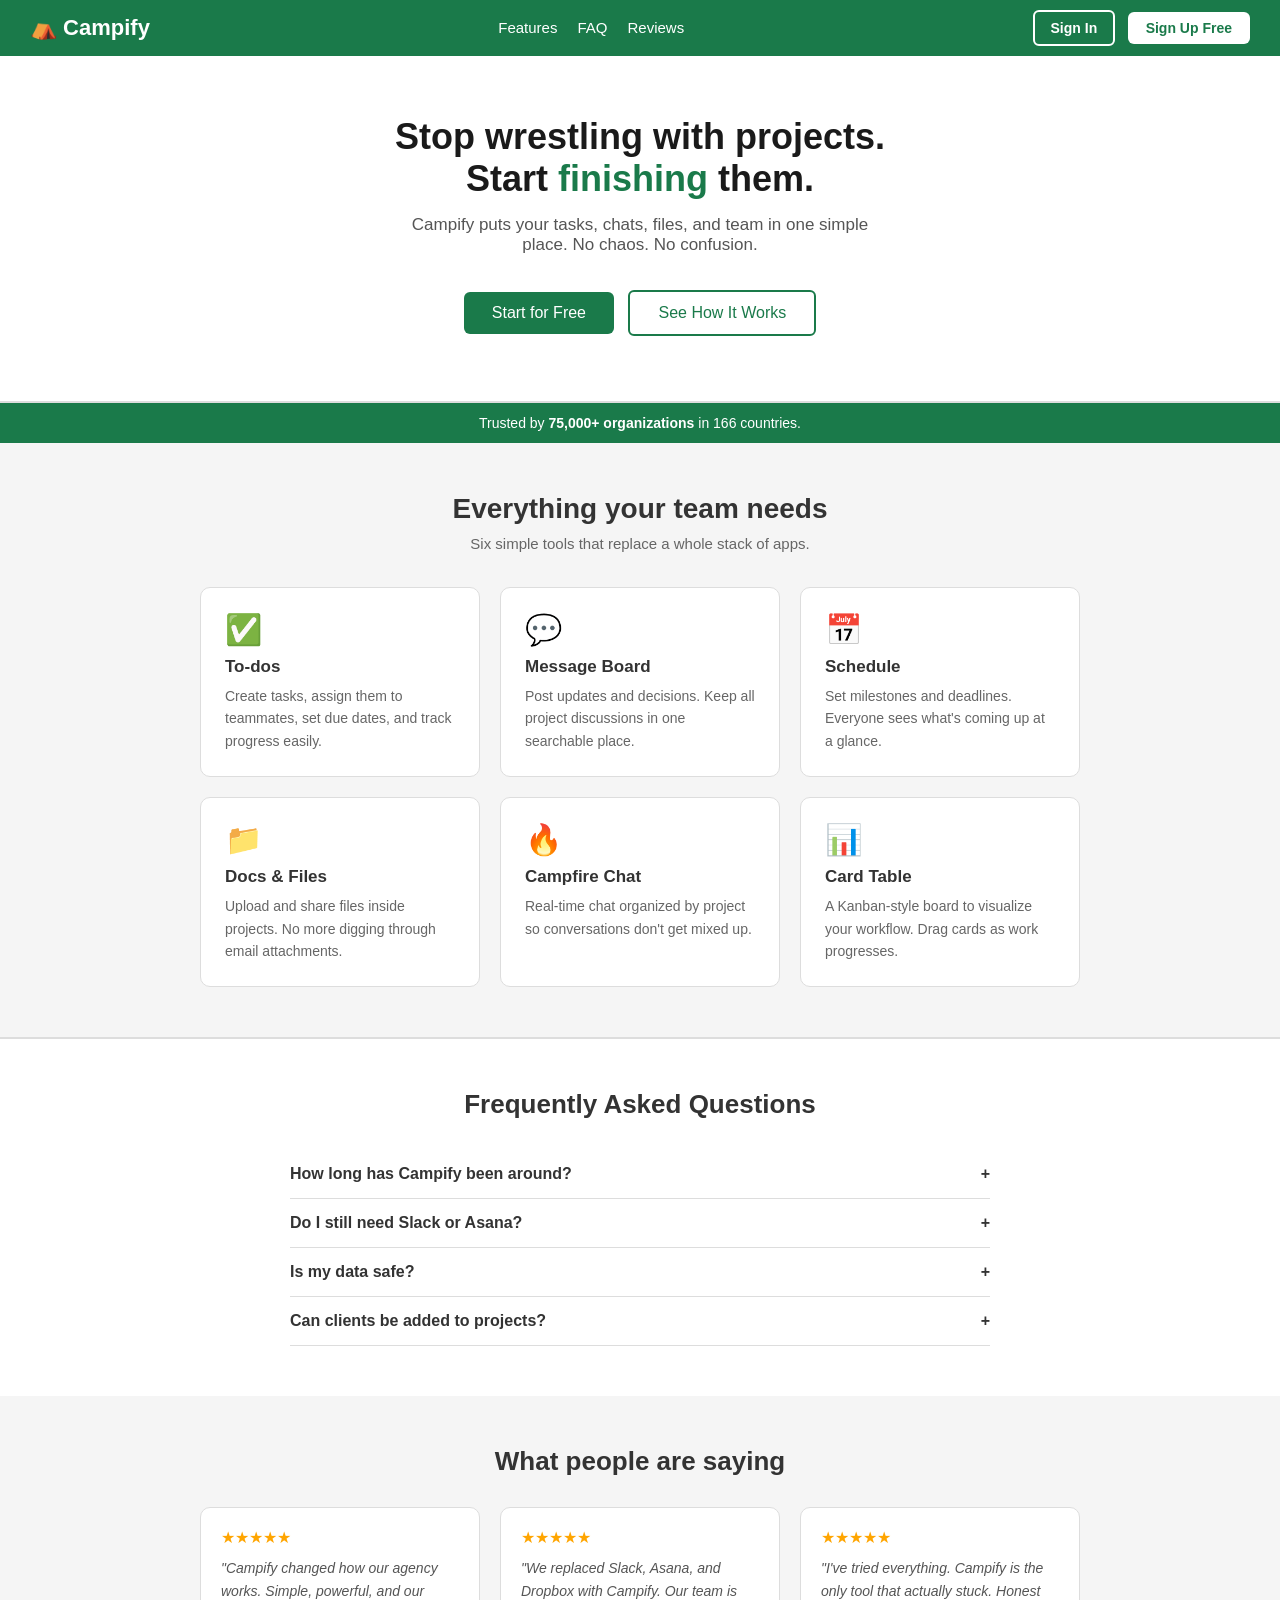
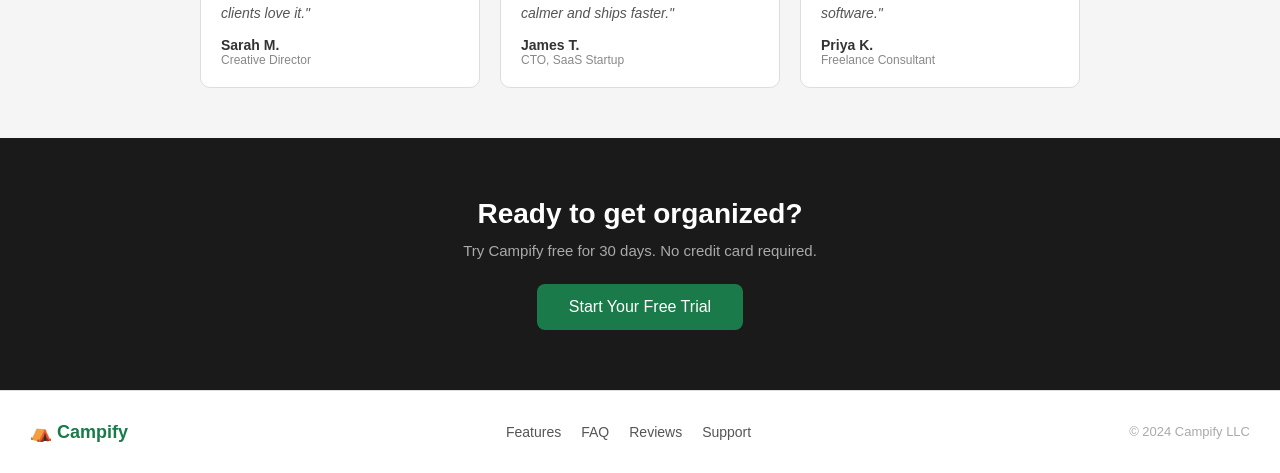
<file: index.html>
<!doctype html>
<html lang="en">
  <head>
    <meta charset="UTF-8" />
    <meta name="viewport" content="width=device-width, initial-scale=1.0" />
    <title>Campify - Project Management</title>

    <style>
      * {
        margin: 0;
        padding: 0;
        box-sizing: border-box;
      }

      body {
        font-family: Arial, sans-serif;
        background-color: #f5f5f5;
        color: #333;
      }

      /* --- NAVBAR --- */
      nav {
        background-color: #1a7a4a;
        padding: 15px 30px;
        display: flex;
        justify-content: space-between;
        align-items: center;
      }

      nav .logo {
        color: white;
        font-size: 22px;
        font-weight: bold;
        text-decoration: none;
      }

      nav ul {
        list-style: none;
        display: flex;
        gap: 20px;
      }

      nav ul li a {
        color: white;
        text-decoration: none;
        font-size: 15px;
      }

      nav ul li a:hover {
        text-decoration: underline;
      }

      nav .signin-btn {
        background-color: transparent;
        color: white;
        padding: 8px 16px;
        border: 2px solid white;
        border-radius: 6px;
        font-size: 14px;
        font-weight: bold;
        cursor: pointer;
        margin-right: 8px;
        text-decoration: none;
      }

      nav .signin-btn:hover {
        background-color: rgba(255, 255, 255, 0.15);
      }

      nav .signup-btn {
        background-color: white;
        color: #1a7a4a;
        padding: 8px 18px;
        border: none;
        border-radius: 6px;
        font-size: 14px;
        font-weight: bold;
        cursor: pointer;
        text-decoration: none;
      }

      nav .signup-btn:hover {
        background-color: #e0ffe0;
      }

      /* --- HERO --- */
      .hero {
        background-color: #ffffff;
        text-align: center;
        padding: 60px 20px;
        border-bottom: 2px solid #ddd;
      }

      .hero h1 {
        font-size: 36px;
        margin-bottom: 15px;
        color: #1a1a1a;
      }

      .hero h1 span {
        color: #1a7a4a;
      }

      .hero p {
        font-size: 17px;
        color: #555;
        margin-bottom: 30px;
        max-width: 500px;
        margin-left: auto;
        margin-right: auto;
      }

      .hero .hero-btn {
        background-color: #1a7a4a;
        color: white;
        padding: 12px 28px;
        border: none;
        border-radius: 6px;
        font-size: 16px;
        cursor: pointer;
        margin: 5px;
        text-decoration: none;
        display: inline-block;
      }

      .hero .hero-btn:hover {
        background-color: #155e38;
      }

      .hero .outline-btn {
        background-color: white;
        color: #1a7a4a;
        padding: 12px 28px;
        border: 2px solid #1a7a4a;
        border-radius: 6px;
        font-size: 16px;
        cursor: pointer;
        margin: 5px;
        display: inline-block;
        text-decoration: none;
      }

      .hero .outline-btn:hover {
        background-color: #e6f4ec;
      }

      /* --- TRUST BAR --- */
      .trust-bar {
        background-color: #1a7a4a;
        color: white;
        text-align: center;
        padding: 12px;
        font-size: 14px;
      }

      /* --- FEATURES --- */
      .features {
        padding: 50px 30px;
        max-width: 1000px;
        margin: 0 auto;
      }

      .features h2 {
        text-align: center;
        font-size: 28px;
        margin-bottom: 10px;
      }

      .features .subtitle {
        text-align: center;
        color: #666;
        margin-bottom: 35px;
        font-size: 15px;
      }

      .features-grid {
        display: flex;
        flex-wrap: wrap;
        gap: 20px;
        justify-content: center;
      }

      .feature-card {
        background-color: white;
        border: 1px solid #ddd;
        border-radius: 10px;
        padding: 24px;
        width: 280px;
      }

      .feature-card .icon {
        font-size: 30px;
        margin-bottom: 10px;
      }

      .feature-card h3 {
        font-size: 17px;
        margin-bottom: 8px;
      }

      .feature-card p {
        font-size: 14px;
        color: #666;
        line-height: 1.6;
      }

      /* --- FAQ --- */
      .faq-section {
        background-color: white;
        padding: 50px 30px;
        border-top: 2px solid #ddd;
      }

      .faq-section h2 {
        text-align: center;
        font-size: 26px;
        margin-bottom: 30px;
      }

      .faq-list {
        max-width: 700px;
        margin: 0 auto;
      }

      .faq-item {
        border-bottom: 1px solid #ddd;
        padding: 15px 0;
      }

      .faq-item .faq-question {
        font-size: 16px;
        font-weight: bold;
        cursor: pointer;
        display: flex;
        justify-content: space-between;
        align-items: center;
      }

      .faq-item .faq-question:hover {
        color: #1a7a4a;
      }

      .faq-item .faq-answer {
        display: none;
        margin-top: 10px;
        font-size: 14px;
        color: #555;
        line-height: 1.7;
      }

      /* --- TESTIMONIALS --- */
      .testimonials {
        padding: 50px 30px;
        max-width: 1000px;
        margin: 0 auto;
      }

      .testimonials h2 {
        text-align: center;
        font-size: 26px;
        margin-bottom: 30px;
      }

      .testimonials-grid {
        display: flex;
        flex-wrap: wrap;
        gap: 20px;
        justify-content: center;
      }

      .testimonial-card {
        background-color: white;
        border: 1px solid #ddd;
        border-radius: 10px;
        padding: 20px;
        width: 280px;
      }

      .testimonial-card .stars {
        color: orange;
        margin-bottom: 10px;
      }

      .testimonial-card p {
        font-size: 14px;
        color: #555;
        font-style: italic;
        margin-bottom: 12px;
        line-height: 1.6;
      }

      .testimonial-card .author {
        font-weight: bold;
        font-size: 14px;
      }

      .testimonial-card .role {
        font-size: 12px;
        color: #888;
      }

      /* --- CTA BANNER --- */
      .cta-banner {
        background-color: #1a1a1a;
        color: white;
        text-align: center;
        padding: 60px 20px;
      }

      .cta-banner h2 {
        font-size: 28px;
        margin-bottom: 12px;
      }

      .cta-banner p {
        color: #aaa;
        margin-bottom: 25px;
        font-size: 15px;
      }

      .cta-banner .cta-btn {
        background-color: #1a7a4a;
        color: white;
        padding: 14px 32px;
        border: none;
        border-radius: 8px;
        font-size: 16px;
        cursor: pointer;
        text-decoration: none;
        display: inline-block;
      }

      .cta-banner .cta-btn:hover {
        background-color: #155e38;
      }

      /* --- FOOTER --- */
      footer {
        background-color: white;
        border-top: 1px solid #ddd;
        padding: 30px;
        display: flex;
        justify-content: space-between;
        align-items: center;
        flex-wrap: wrap;
        gap: 15px;
      }

      footer .footer-logo {
        font-size: 18px;
        font-weight: bold;
        color: #1a7a4a;
      }

      footer ul {
        list-style: none;
        display: flex;
        gap: 20px;
      }

      footer ul li a {
        color: #555;
        text-decoration: none;
        font-size: 14px;
      }

      footer ul li a:hover {
        color: #1a7a4a;
      }

      footer .copyright {
        font-size: 13px;
        color: #aaa;
      }
    </style>
  </head>

  <body>
    <!-- NAVBAR -->
    <nav>
      <a href="index.html" class="logo">⛺ Campify</a>
      <ul>
        <li><a href="#features">Features</a></li>
        <li><a href="#faq">FAQ</a></li>
        <li><a href="#reviews">Reviews</a></li>
      </ul>
      <div>
        <a href="signin.html" class="signin-btn">Sign In</a>
        <a href="signup.html" class="signup-btn">Sign Up Free</a>
      </div>
    </nav>

    <!-- HERO -->
    <section class="hero">
      <h1>
        Stop wrestling with projects.<br />Start <span>finishing</span> them.
      </h1>
      <p>
        Campify puts your tasks, chats, files, and team in one simple place. No
        chaos. No confusion.
      </p>
      <a href="signup.html" class="hero-btn">Start for Free</a>
      <a href="#features" class="outline-btn">See How It Works</a>
    </section>

    <!-- TRUST BAR -->
    <div class="trust-bar">
      Trusted by <strong>75,000+ organizations</strong> in 166 countries.
    </div>

    <!-- FEATURES -->
    <section class="features" id="features">
      <h2>Everything your team needs</h2>
      <p class="subtitle">
        Six simple tools that replace a whole stack of apps.
      </p>
      <div class="features-grid">
        <div class="feature-card">
          <div class="icon">✅</div>
          <h3>To-dos</h3>
          <p>
            Create tasks, assign them to teammates, set due dates, and track
            progress easily.
          </p>
        </div>
        <div class="feature-card">
          <div class="icon">💬</div>
          <h3>Message Board</h3>
          <p>
            Post updates and decisions. Keep all project discussions in one
            searchable place.
          </p>
        </div>
        <div class="feature-card">
          <div class="icon">📅</div>
          <h3>Schedule</h3>
          <p>
            Set milestones and deadlines. Everyone sees what's coming up at a
            glance.
          </p>
        </div>
        <div class="feature-card">
          <div class="icon">📁</div>
          <h3>Docs & Files</h3>
          <p>
            Upload and share files inside projects. No more digging through
            email attachments.
          </p>
        </div>
        <div class="feature-card">
          <div class="icon">🔥</div>
          <h3>Campfire Chat</h3>
          <p>
            Real-time chat organized by project so conversations don't get mixed
            up.
          </p>
        </div>
        <div class="feature-card">
          <div class="icon">📊</div>
          <h3>Card Table</h3>
          <p>
            A Kanban-style board to visualize your workflow. Drag cards as work
            progresses.
          </p>
        </div>
      </div>
    </section>

    <!-- FAQ -->
    <section class="faq-section" id="faq">
      <h2>Frequently Asked Questions</h2>
      <div class="faq-list">
        <div class="faq-item">
          <div class="faq-question" onclick="toggleFAQ(this)">
            How long has Campify been around?
            <span>+</span>
          </div>
          <div class="faq-answer">
            Campify launched in 2004 — over 21 years ago. We have been
            profitable for 25 straight years with zero debt, privately held and
            built to last.
          </div>
        </div>

        <div class="faq-item">
          <div class="faq-question" onclick="toggleFAQ(this)">
            Do I still need Slack or Asana?
            <span>+</span>
          </div>
          <div class="faq-answer">
            Nope. Campify has chat (replaces Slack), task management (replaces
            Asana), file storage (replaces Dropbox), and docs (replaces Notion).
            One tool for everything.
          </div>
        </div>

        <div class="faq-item">
          <div class="faq-question" onclick="toggleFAQ(this)">
            Is my data safe?
            <span>+</span>
          </div>
          <div class="faq-answer">
            Yes. Data is stored in multiple data centers and backed up several
            times per day. Historical uptime is over 99.99%. You can also export
            all your data anytime.
          </div>
        </div>

        <div class="faq-item">
          <div class="faq-question" onclick="toggleFAQ(this)">
            Can clients be added to projects?
            <span>+</span>
          </div>
          <div class="faq-answer">
            Yes! You control exactly what clients can see. They can collaborate
            without accessing your internal discussions or unfinished work.
          </div>
        </div>
      </div>
    </section>

    <!-- TESTIMONIALS -->
    <section class="testimonials" id="reviews">
      <h2>What people are saying</h2>
      <div class="testimonials-grid">
        <div class="testimonial-card">
          <div class="stars">★★★★★</div>
          <p>
            "Campify changed how our agency works. Simple, powerful, and our
            clients love it."
          </p>
          <div class="author">Sarah M.</div>
          <div class="role">Creative Director</div>
        </div>
        <div class="testimonial-card">
          <div class="stars">★★★★★</div>
          <p>
            "We replaced Slack, Asana, and Dropbox with Campify. Our team is
            calmer and ships faster."
          </p>
          <div class="author">James T.</div>
          <div class="role">CTO, SaaS Startup</div>
        </div>
        <div class="testimonial-card">
          <div class="stars">★★★★★</div>
          <p>
            "I've tried everything. Campify is the only tool that actually
            stuck. Honest software."
          </p>
          <div class="author">Priya K.</div>
          <div class="role">Freelance Consultant</div>
        </div>
      </div>
    </section>

    <!-- CTA BANNER -->
    <section class="cta-banner">
      <h2>Ready to get organized?</h2>
      <p>Try Campify free for 30 days. No credit card required.</p>
      <a href="signup.html" class="cta-btn">Start Your Free Trial</a>
    </section>

    <!-- FOOTER -->
    <footer>
      <div class="footer-logo">⛺ Campify</div>
      <ul>
        <li><a href="#features">Features</a></li>
        <li><a href="#faq">FAQ</a></li>
        <li><a href="#reviews">Reviews</a></li>
        <li><a href="#">Support</a></li>
      </ul>
      <div class="copyright">© 2024 Campify LLC</div>
    </footer>

    <script>
      function toggleFAQ(clickedQuestion) {
        var answer = clickedQuestion.nextElementSibling;
        var sign = clickedQuestion.querySelector("span");

        if (answer.style.display === "block") {
          answer.style.display = "none";
          sign.textContent = "+";
        } else {
          var allAnswers = document.querySelectorAll(".faq-answer");
          var allSigns = document.querySelectorAll(".faq-question span");

          for (var i = 0; i < allAnswers.length; i++) {
            allAnswers[i].style.display = "none";
            allSigns[i].textContent = "+";
          }

          answer.style.display = "block";
          sign.textContent = "−";
        }
      }
    </script>
  </body>
</html>
</file>
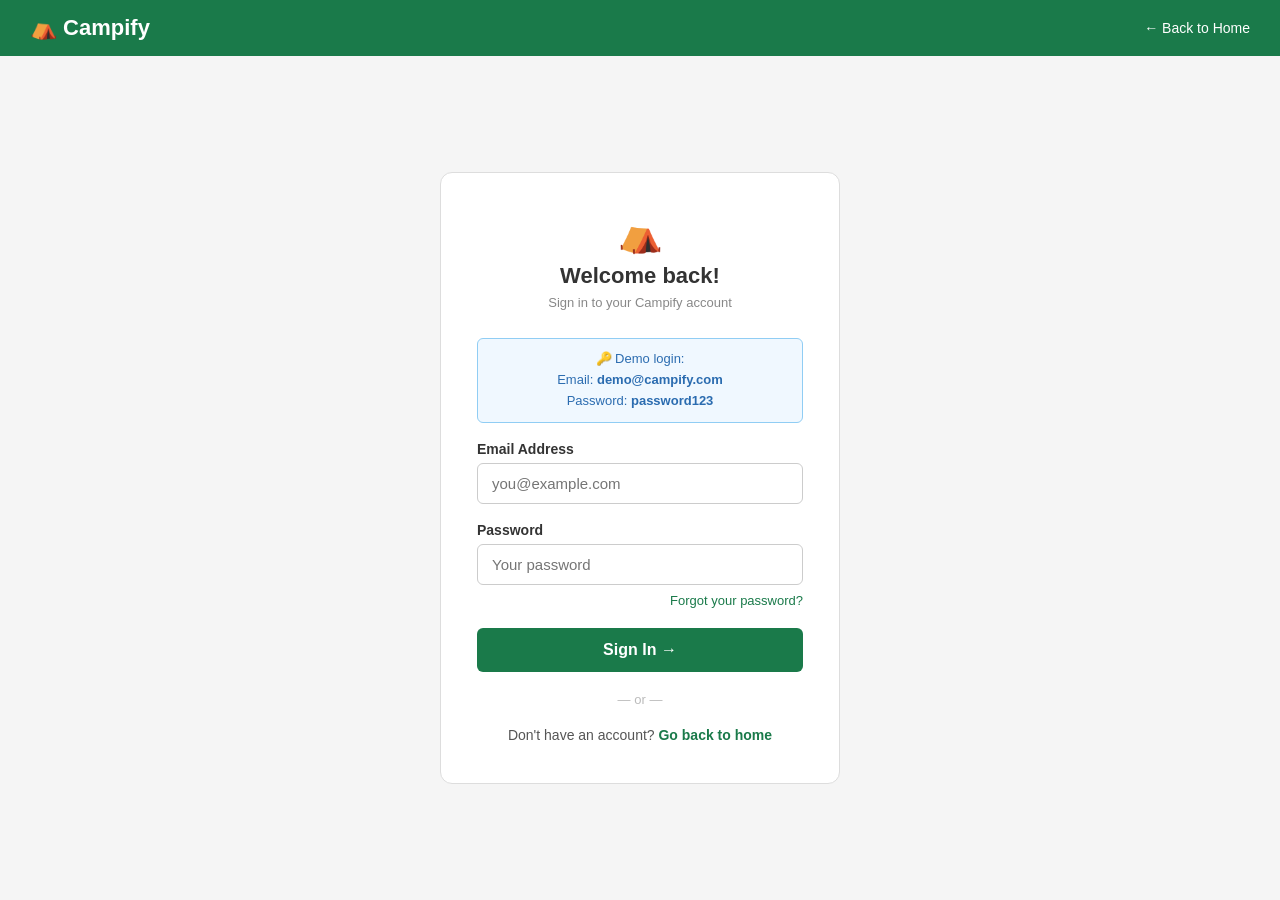
<file: SignIn.html>
<!doctype html>
<html lang="en">
  <head>
    <meta charset="UTF-8" />
    <meta name="viewport" content="width=device-width, initial-scale=1.0" />
    <title>Sign In - Campify</title>

    <style>
      * {
        margin: 0;
        padding: 0;
        box-sizing: border-box;
      }

      body {
        font-family: Arial, sans-serif;
        background-color: #f5f5f5;
        color: #333;
      }

      /* ================================
       NAVBAR
    ================================ */
      nav {
        background-color: #1a7a4a;
        padding: 15px 30px;
        display: flex;
        justify-content: space-between;
        align-items: center;
      }

      .logo {
        color: white;
        font-size: 22px;
        font-weight: bold;
        text-decoration: none;
      }

      .nav-back {
        color: white;
        font-size: 14px;
        text-decoration: none;
      }

      .nav-back:hover {
        text-decoration: underline;
      }

      /* ================================
       PAGE CENTER
    ================================ */
      .page-wrapper {
        display: flex;
        justify-content: center;
        align-items: center;
        min-height: calc(100vh - 56px);
        padding: 40px 20px;
      }

      /* ================================
       SIGN IN CARD
    ================================ */
      .signin-card {
        background-color: white;
        border: 1px solid #ddd;
        border-radius: 12px;
        padding: 40px 36px;
        width: 100%;
        max-width: 400px;
      }

      .card-logo {
        text-align: center;
        font-size: 36px;
        margin-bottom: 8px;
      }

      .card-title {
        text-align: center;
        font-size: 22px;
        font-weight: bold;
        margin-bottom: 6px;
      }

      .card-subtitle {
        text-align: center;
        font-size: 13px;
        color: #888;
        margin-bottom: 28px;
      }

      /* ================================
       ERROR BANNER
    ================================ */
      .error-banner {
        display: none;
        background-color: #ffe0e0;
        border: 1px solid #f44;
        border-radius: 6px;
        padding: 10px 14px;
        font-size: 13px;
        color: #c00;
        text-align: center;
        margin-bottom: 16px;
      }

      /* ================================
       FORM FIELDS
    ================================ */
      .form-group {
        margin-bottom: 18px;
      }

      .form-group label {
        display: block;
        font-size: 14px;
        font-weight: bold;
        margin-bottom: 6px;
        color: #333;
      }

      .form-group input {
        width: 100%;
        padding: 11px 14px;
        border: 1px solid #ccc;
        border-radius: 6px;
        font-size: 15px;
        font-family: Arial, sans-serif;
        outline: none;
      }

      .form-group input:focus {
        border-color: #1a7a4a;
      }

      /* red border on invalid field */
      .form-group input.invalid {
        border-color: red;
      }

      .field-error {
        display: none;
        color: red;
        font-size: 12px;
        margin-top: 5px;
      }

      /* ================================
       FORGOT PASSWORD
    ================================ */
      .forgot-link {
        display: block;
        text-align: right;
        font-size: 13px;
        color: #1a7a4a;
        text-decoration: none;
        margin-top: -10px;
        margin-bottom: 20px;
      }

      .forgot-link:hover {
        text-decoration: underline;
      }

      /* ================================
       SUBMIT BUTTON
    ================================ */
      .submit-btn {
        width: 100%;
        background-color: #1a7a4a;
        color: white;
        padding: 13px;
        border: none;
        border-radius: 6px;
        font-size: 16px;
        font-weight: bold;
        cursor: pointer;
        font-family: Arial, sans-serif;
      }

      .submit-btn:hover {
        background-color: #155e38;
      }

      /* ================================
       DIVIDER
    ================================ */
      .divider {
        text-align: center;
        color: #bbb;
        font-size: 13px;
        margin: 20px 0;
      }

      /* ================================
       BOTTOM LINK
    ================================ */
      .bottom-text {
        text-align: center;
        font-size: 14px;
        color: #555;
      }

      .bottom-text a {
        color: #1a7a4a;
        font-weight: bold;
        text-decoration: none;
      }

      .bottom-text a:hover {
        text-decoration: underline;
      }

      /* ================================
       SUCCESS BOX (hidden by default)
    ================================ */
      .success-box {
        display: none;
        background-color: #e6f4ec;
        border: 1px solid #1a7a4a;
        border-radius: 8px;
        padding: 30px 20px;
        text-align: center;
      }

      .success-box .success-icon {
        font-size: 44px;
        margin-bottom: 12px;
      }

      .success-box h3 {
        color: #1a7a4a;
        font-size: 20px;
        margin-bottom: 8px;
      }

      .success-box p {
        color: #555;
        font-size: 14px;
        margin-bottom: 20px;
      }

      .success-box .go-home {
        background-color: #1a7a4a;
        color: white;
        padding: 10px 22px;
        border-radius: 6px;
        text-decoration: none;
        font-size: 14px;
        font-weight: bold;
      }

      .success-box .go-home:hover {
        background-color: #155e38;
      }

      /* ================================
       DEMO HINT BOX
    ================================ */
      .demo-hint {
        background-color: #f0f8ff;
        border: 1px solid #90cdf4;
        border-radius: 6px;
        padding: 10px 14px;
        font-size: 13px;
        color: #2b6cb0;
        margin-bottom: 18px;
        text-align: center;
        line-height: 1.6;
      }
    </style>
  </head>

  <body>
    <!-- ======== NAVBAR ======== -->
    <nav>
      <a href="index.html" class="logo">⛺ Campify</a>
      <a href="index.html" class="nav-back">← Back to Home</a>
    </nav>

    <!-- ======== CENTERED CARD ======== -->
    <div class="page-wrapper">
      <div class="signin-card">
        <div class="card-logo">⛺</div>
        <div class="card-title">Welcome back!</div>
        <div class="card-subtitle">Sign in to your Campify account</div>

        <!-- Demo credentials hint -->
        <div class="demo-hint">
          🔑 Demo login:<br />
          Email: <strong>demo@campify.com</strong><br />
          Password: <strong>password123</strong>
        </div>

        <!-- Error banner (shown on wrong credentials) -->
        <div class="error-banner" id="errorBanner">
          Incorrect email or password. Please try again.
        </div>

        <!-- ======== SIGN IN FORM ======== -->
        <div id="signinForm">
          <div class="form-group">
            <label for="email">Email Address</label>
            <input type="email" id="email" placeholder="you@example.com" />
            <div class="field-error" id="emailError">
              Please enter your email.
            </div>
          </div>

          <div class="form-group">
            <label for="password">Password</label>
            <input type="password" id="password" placeholder="Your password" />
            <div class="field-error" id="passwordError">
              Please enter your password.
            </div>
          </div>

          <a href="#" class="forgot-link">Forgot your password?</a>

          <button class="submit-btn" onclick="handleSignin()">Sign In →</button>

          <div class="divider">— or —</div>

          <p class="bottom-text">
            Don't have an account? <a href="index.html">Go back to home</a>
          </p>
        </div>
        <!-- end #signinForm -->

        <!-- ======== SUCCESS BOX (hidden until login works) ======== -->
        <div class="success-box" id="successBox">
          <div class="success-icon">🎉</div>
          <h3>You're signed in!</h3>
          <p>Welcome back to Campify. Your projects are waiting.</p>
          <a href="index.html" class="go-home">Go to Home →</a>
        </div>
      </div>
    </div>

    <!-- ======== JAVASCRIPT ======== -->
    <script>
      function handleSignin() {
        // Step 1: Read what the user typed
        var email = document.getElementById("email").value.trim();
        var password = document.getElementById("password").value;

        // Step 2: Get the input boxes
        var emailInput = document.getElementById("email");
        var passwordInput = document.getElementById("password");

        // Step 3: Hide all error messages first (reset state)
        document.getElementById("emailError").style.display = "none";
        document.getElementById("passwordError").style.display = "none";
        document.getElementById("errorBanner").style.display = "none";

        emailInput.classList.remove("invalid");
        passwordInput.classList.remove("invalid");

        // Step 4: Validate — check if fields are empty
        var isValid = true;

        if (email === "") {
          document.getElementById("emailError").style.display = "block";
          emailInput.classList.add("invalid");
          isValid = false;
        }

        if (password === "") {
          document.getElementById("passwordError").style.display = "block";
          passwordInput.classList.add("invalid");
          isValid = false;
        }

        // Step 5: If both fields are filled, check credentials
        if (isValid === true) {
          // Demo credentials (in a real app this would talk to a server)
          var correctEmail = "demo@campify.com";
          var correctPassword = "password123";

          if (email === correctEmail && password === correctPassword) {
            // Correct! Hide form and show success box
            document.getElementById("signinForm").style.display = "none";
            document.getElementById("successBox").style.display = "block";
          } else {
            // Wrong credentials — show error banner
            document.getElementById("errorBanner").style.display = "block";
            emailInput.classList.add("invalid");
            passwordInput.classList.add("invalid");
          }
        }
      }
    </script>
  </body>
</html>
</file>
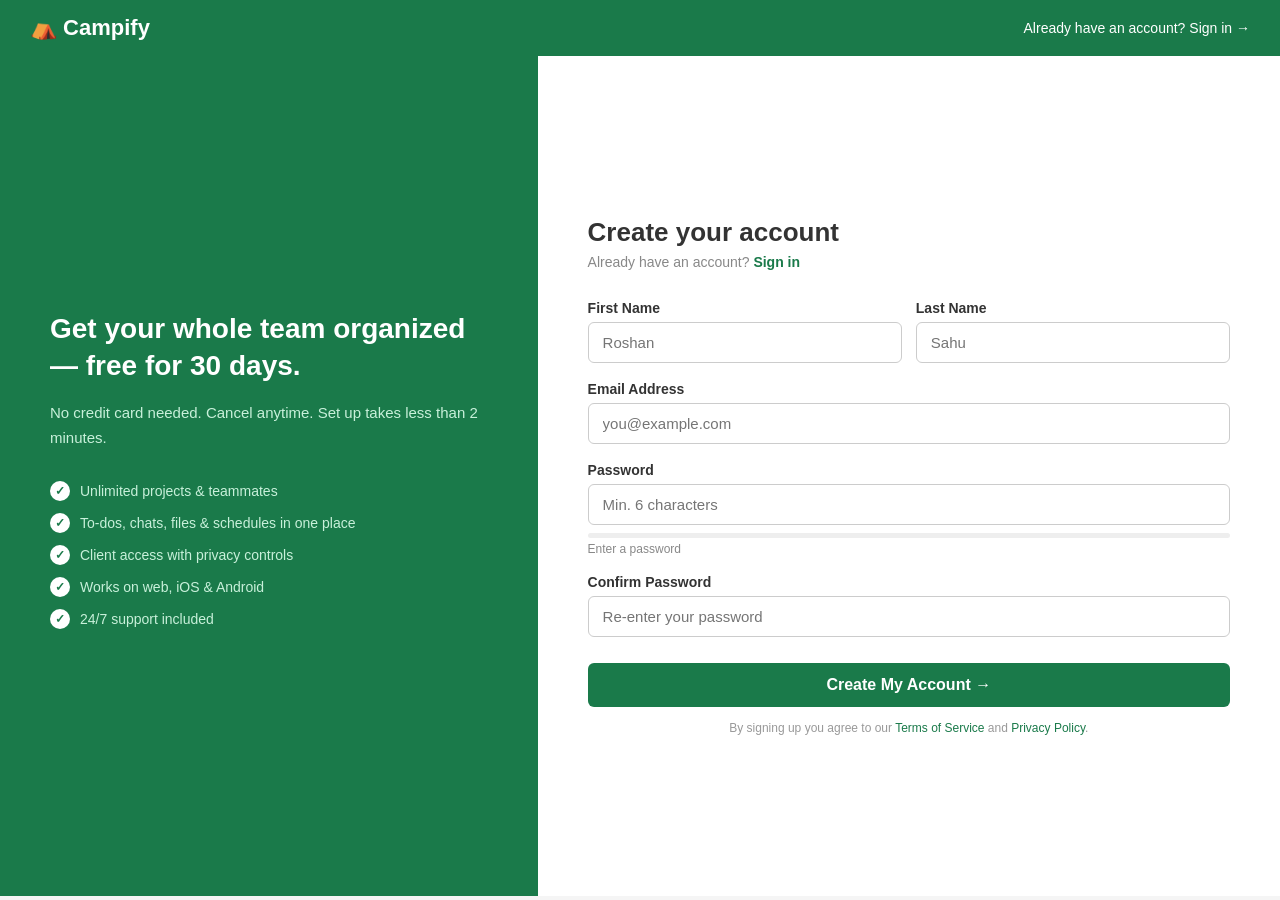
<file: SignUp.html>
<!doctype html>
<html lang="en">
  <head>
    <meta charset="UTF-8" />
    <meta name="viewport" content="width=device-width, initial-scale=1.0" />
    <title>Sign Up - Campify</title>

    <style>
      * {
        margin: 0;
        padding: 0;
        box-sizing: border-box;
      }

      body {
        font-family: Arial, sans-serif;
        background-color: #f5f5f5;
        color: #333;
      }

      /* --- NAVBAR --- */
      nav {
        background-color: #1a7a4a;
        padding: 15px 30px;
        display: flex;
        justify-content: space-between;
        align-items: center;
      }

      nav .logo {
        color: white;
        font-size: 22px;
        font-weight: bold;
        text-decoration: none;
      }

      nav .signin-link {
        color: white;
        font-size: 14px;
        text-decoration: none;
      }

      nav .signin-link:hover {
        text-decoration: underline;
      }

      /* --- PAGE LAYOUT --- */
      .page-wrapper {
        display: flex;
        min-height: calc(100vh - 60px);
      }

      /* --- LEFT SIDE (green panel) --- */
      .left-panel {
        background-color: #1a7a4a;
        color: white;
        width: 42%;
        padding: 60px 50px;
        display: flex;
        flex-direction: column;
        justify-content: center;
      }

      .left-panel h2 {
        font-size: 28px;
        margin-bottom: 16px;
        line-height: 1.3;
      }

      .left-panel p {
        font-size: 15px;
        color: #c8f0da;
        margin-bottom: 30px;
        line-height: 1.7;
      }

      .perks-list {
        list-style: none;
      }

      .perks-list li {
        font-size: 14px;
        color: #c8f0da;
        margin-bottom: 12px;
        display: flex;
        align-items: center;
        gap: 10px;
      }

      .perks-list li .check {
        background-color: white;
        color: #1a7a4a;
        font-weight: bold;
        border-radius: 50%;
        width: 20px;
        height: 20px;
        display: flex;
        align-items: center;
        justify-content: center;
        font-size: 12px;
        flex-shrink: 0;
      }

      /* --- RIGHT SIDE (form) --- */
      .right-panel {
        background-color: #ffffff;
        flex: 1;
        padding: 60px 50px;
        display: flex;
        flex-direction: column;
        justify-content: center;
      }

      .right-panel h2 {
        font-size: 26px;
        margin-bottom: 6px;
      }

      .right-panel .subtext {
        font-size: 14px;
        color: #888;
        margin-bottom: 30px;
      }

      .right-panel .subtext a {
        color: #1a7a4a;
        text-decoration: none;
        font-weight: bold;
      }

      /* --- FORM STYLES --- */
      .form-group {
        margin-bottom: 18px;
      }

      .form-group label {
        display: block;
        font-size: 14px;
        font-weight: bold;
        margin-bottom: 6px;
        color: #333;
      }

      .form-group input {
        width: 100%;
        padding: 11px 14px;
        border: 1px solid #ccc;
        border-radius: 6px;
        font-size: 15px;
        font-family: Arial, sans-serif;
        outline: none;
      }

      .form-group input:focus {
        border-color: #1a7a4a;
      }

      /* inline name row */
      .name-row {
        display: flex;
        gap: 14px;
      }

      .name-row .form-group {
        flex: 1;
      }

      /* error message under a field */
      .error-msg {
        display: none;
        color: red;
        font-size: 12px;
        margin-top: 5px;
      }

      /* password strength bar */
      .strength-bar {
        height: 5px;
        border-radius: 4px;
        background-color: #eee;
        margin-top: 8px;
      }

      .strength-bar .fill {
        height: 100%;
        border-radius: 4px;
        width: 0%;
        transition:
          width 0.3s,
          background-color 0.3s;
      }

      .strength-text {
        font-size: 12px;
        color: #888;
        margin-top: 4px;
      }

      /* submit button */
      .submit-btn {
        width: 100%;
        background-color: #1a7a4a;
        color: white;
        padding: 13px;
        border: none;
        border-radius: 6px;
        font-size: 16px;
        font-weight: bold;
        cursor: pointer;
        margin-top: 8px;
      }

      .submit-btn:hover {
        background-color: #155e38;
      }

      /* success box (hidden by default) */
      .success-box {
        display: none;
        background-color: #e6f4ec;
        border: 1px solid #1a7a4a;
        border-radius: 8px;
        padding: 20px;
        text-align: center;
        margin-top: 20px;
      }

      .success-box .big-check {
        font-size: 40px;
        margin-bottom: 10px;
      }

      .success-box h3 {
        color: #1a7a4a;
        font-size: 20px;
        margin-bottom: 8px;
      }

      .success-box p {
        color: #555;
        font-size: 14px;
      }

      .terms-text {
        font-size: 12px;
        color: #999;
        margin-top: 14px;
        text-align: center;
      }

      .terms-text a {
        color: #1a7a4a;
        text-decoration: none;
      }

      /* responsive */
      @media (max-width: 700px) {
        .page-wrapper {
          flex-direction: column;
        }
        .left-panel {
          width: 100%;
          padding: 40px 24px;
        }
        .right-panel {
          padding: 40px 24px;
        }
        .name-row {
          flex-direction: column;
        }
      }
    </style>
  </head>

  <body>
    <!-- NAVBAR -->
    <nav>
      <a href="index.html" class="logo">⛺ Campify</a>
      <a href="signin.html" class="signin-link"
        >Already have an account? Sign in →</a
      >
    </nav>

    <div class="page-wrapper">
      <!-- LEFT PANEL -->
      <div class="left-panel">
        <h2>Get your whole team organized — free for 30 days.</h2>
        <p>
          No credit card needed. Cancel anytime. Set up takes less than 2
          minutes.
        </p>

        <ul class="perks-list">
          <li><span class="check">✓</span> Unlimited projects & teammates</li>
          <li>
            <span class="check">✓</span> To-dos, chats, files & schedules in one
            place
          </li>
          <li>
            <span class="check">✓</span> Client access with privacy controls
          </li>
          <li><span class="check">✓</span> Works on web, iOS & Android</li>
          <li><span class="check">✓</span> 24/7 support included</li>
        </ul>
      </div>

      <!-- RIGHT PANEL -->
      <div class="right-panel">
        <h2>Create your account</h2>
        <p class="subtext">
          Already have an account? <a href="signin.html">Sign in</a>
        </p>

        <!-- SIGNUP FORM -->
        <div id="signupForm">
          <div class="name-row">
            <div class="form-group">
              <label for="firstName">First Name</label>
              <input type="text" id="firstName" placeholder="Roshan" />
              <div class="error-msg" id="firstNameError">
                Please enter your first name.
              </div>
            </div>
            <div class="form-group">
              <label for="lastName">Last Name</label>
              <input type="text" id="lastName" placeholder="Sahu" />
              <div class="error-msg" id="lastNameError">
                Please enter your last name.
              </div>
            </div>
          </div>

          <div class="form-group">
            <label for="email">Email Address</label>
            <input type="email" id="email" placeholder="you@example.com" />
            <div class="error-msg" id="emailError">
              Please enter a valid email address.
            </div>
          </div>

          <div class="form-group">
            <label for="password">Password</label>
            <input
              type="password"
              id="password"
              placeholder="Min. 6 characters"
              oninput="checkPasswordStrength()"
            />
            <div class="strength-bar">
              <div class="fill" id="strengthFill"></div>
            </div>
            <div class="strength-text" id="strengthText">Enter a password</div>
            <div class="error-msg" id="passwordError">
              Password must be at least 6 characters.
            </div>
          </div>

          <div class="form-group">
            <label for="confirmPassword">Confirm Password</label>
            <input
              type="password"
              id="confirmPassword"
              placeholder="Re-enter your password"
            />
            <div class="error-msg" id="confirmError">
              Passwords do not match.
            </div>
          </div>

          <button class="submit-btn" onclick="handleSignup()">
            Create My Account →
          </button>

          <p class="terms-text">
            By signing up you agree to our <a href="#">Terms of Service</a> and
            <a href="#">Privacy Policy</a>.
          </p>
        </div>

        <!-- SUCCESS MESSAGE (shown after form submit) -->
        <div class="success-box" id="successBox">
          <div class="big-check">🎉</div>
          <h3>Welcome to Campify!</h3>
          <p>
            Your account has been created. Check your email to verify and get
            started.
          </p>
        </div>
      </div>
    </div>

    <script>
      // ── Password strength checker ──
      function checkPasswordStrength() {
        var password = document.getElementById("password").value;
        var fill = document.getElementById("strengthFill");
        var text = document.getElementById("strengthText");

        if (password.length === 0) {
          fill.style.width = "0%";
          fill.style.backgroundColor = "#eee";
          text.textContent = "Enter a password";
        } else if (password.length < 6) {
          fill.style.width = "25%";
          fill.style.backgroundColor = "red";
          text.textContent = "Too short";
        } else if (password.length < 10) {
          fill.style.width = "55%";
          fill.style.backgroundColor = "orange";
          text.textContent = "Medium";
        } else {
          fill.style.width = "100%";
          fill.style.backgroundColor = "#1a7a4a";
          text.textContent = "Strong ✓";
        }
      }

      // ── Form validation & submit ──
      function handleSignup() {
        // Get values
        var firstName = document.getElementById("firstName").value.trim();
        var lastName = document.getElementById("lastName").value.trim();
        var email = document.getElementById("email").value.trim();
        var password = document.getElementById("password").value;
        var confirmPassword = document.getElementById("confirmPassword").value;

        // Hide all error messages first
        document.getElementById("firstNameError").style.display = "none";
        document.getElementById("lastNameError").style.display = "none";
        document.getElementById("emailError").style.display = "none";
        document.getElementById("passwordError").style.display = "none";
        document.getElementById("confirmError").style.display = "none";

        // Track if form is valid
        var isValid = true;

        // Check first name
        if (firstName === "") {
          document.getElementById("firstNameError").style.display = "block";
          isValid = false;
        }

        // Check last name
        if (lastName === "") {
          document.getElementById("lastNameError").style.display = "block";
          isValid = false;
        }

        // Check email — must contain @ and a dot after it
        if (
          email === "" ||
          email.indexOf("@") === -1 ||
          email.indexOf(".") === -1
        ) {
          document.getElementById("emailError").style.display = "block";
          isValid = false;
        }

        // Check password length
        if (password.length < 6) {
          document.getElementById("passwordError").style.display = "block";
          isValid = false;
        }

        // Check passwords match
        if (password !== confirmPassword) {
          document.getElementById("confirmError").style.display = "block";
          isValid = false;
        }

        // If everything is valid → show success
        if (isValid === true) {
          document.getElementById("signupForm").style.display = "none";
          document.getElementById("successBox").style.display = "block";
        }
      }
    </script>
  </body>
</html>
</file>
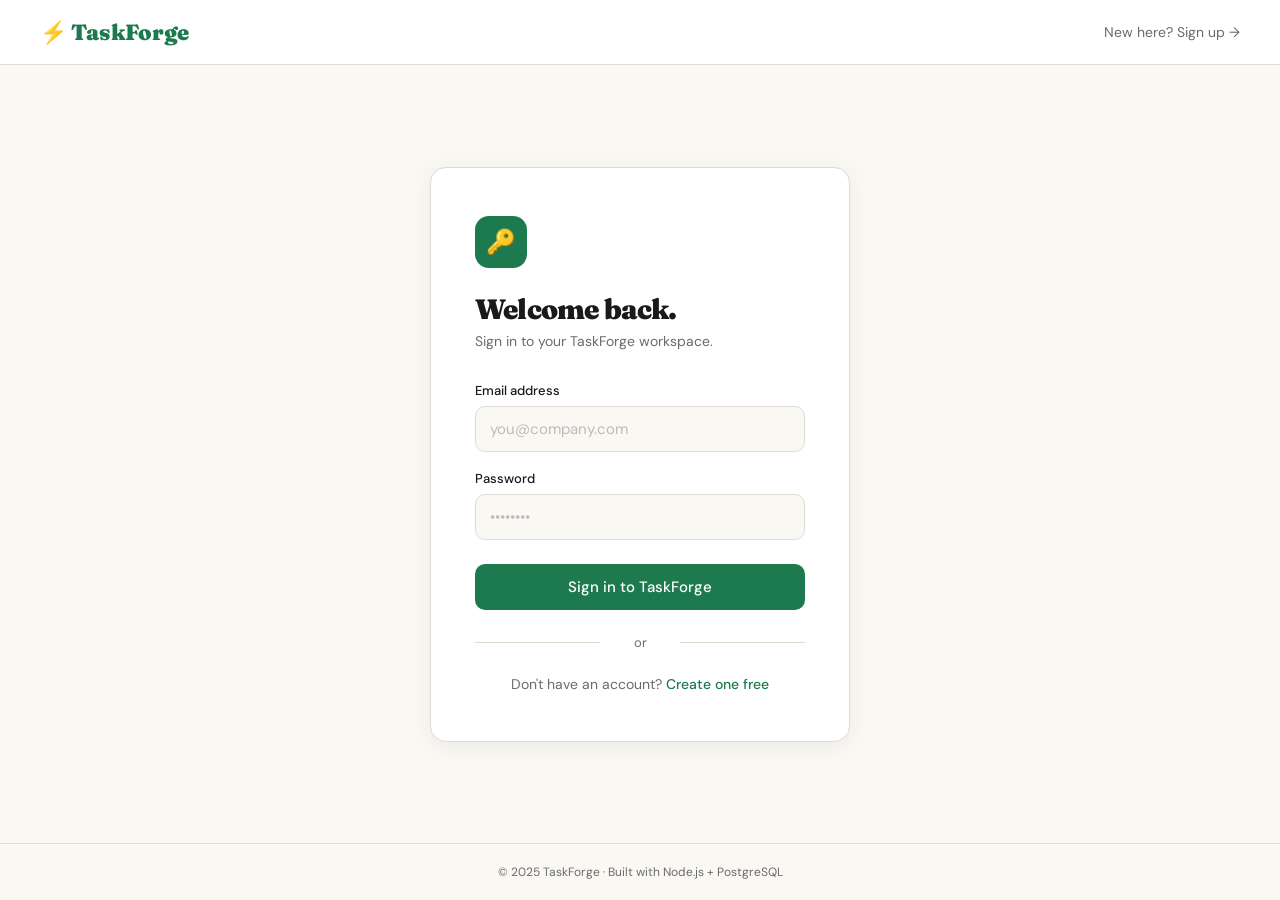
<file: frontend/pages/Home.html>
<!doctype html>
<html lang="en">
  <head>
    <meta charset="UTF-8" />
    <meta name="viewport" content="width=device-width, initial-scale=1.0" />
    <title>TaskForge — Home</title>
    <link
      href="https://fonts.googleapis.com/css2?family=Fraunces:wght@700;900&family=DM+Sans:wght@300;400;500&display=swap"
      rel="stylesheet"
    />
    <style>
      *,
      *::before,
      *::after {
        box-sizing: border-box;
        margin: 0;
        padding: 0;
      }

      :root {
        --cream: #faf8f3;
        --green: #1d7a4f;
        --green2: #25a068;
        --green-bg: #edf7f1;
        --dark: #1a1a1a;
        --muted: #6b6b6b;
        --border: #e0dbd0;
        --white: #ffffff;
        --red: #e74c3c;
        --yellow: #f39c12;
        --blue: #2980b9;
        --purple: #8e44ad;
      }

      body {
        font-family: "DM Sans", sans-serif;
        background: var(--cream);
        color: var(--dark);
        min-height: 100vh;
        display: flex;
        flex-direction: column;
      }

      /* ═══════════════════════════════════
       TOPBAR
    ═══════════════════════════════════ */
      .topbar {
        height: 58px;
        background: var(--green);
        display: flex;
        align-items: center;
        padding: 0 24px;
        gap: 8px;
        position: sticky;
        top: 0;
        z-index: 100;
      }

      .logo {
        font-family: "Fraunces", serif;
        font-size: 20px;
        font-weight: 900;
        color: var(--white);
        text-decoration: none;
        margin-right: 16px;
      }

      /* Nav links inside topbar */
      .nav-link {
        padding: 6px 14px;
        color: rgba(255, 255, 255, 0.78);
        font-size: 14px;
        border-radius: 8px;
        cursor: pointer;
        text-decoration: none;
        transition:
          background 0.15s,
          color 0.15s;
      }
      .nav-link:hover,
      .nav-link.active {
        background: rgba(255, 255, 255, 0.15);
        color: var(--white);
      }

      .topbar-right {
        margin-left: auto;
        display: flex;
        align-items: center;
        gap: 10px;
      }

      /* Notification bell */
      .bell-btn {
        width: 36px;
        height: 36px;
        background: rgba(255, 255, 255, 0.15);
        border: none;
        border-radius: 8px;
        color: var(--white);
        font-size: 16px;
        cursor: pointer;
        display: flex;
        align-items: center;
        justify-content: center;
        transition: background 0.15s;
      }
      .bell-btn:hover {
        background: rgba(255, 255, 255, 0.25);
      }

      /* User avatar circle */
      .avatar {
        width: 34px;
        height: 34px;
        border-radius: 50%;
        background: rgba(255, 255, 255, 0.25);
        border: 2px solid rgba(255, 255, 255, 0.5);
        display: flex;
        align-items: center;
        justify-content: center;
        font-family: "Fraunces", serif;
        font-weight: 900;
        font-size: 14px;
        color: var(--white);
        cursor: pointer;
      }

      /* Logout */
      .logout-btn {
        padding: 6px 14px;
        background: rgba(255, 255, 255, 0.15);
        border: 1px solid rgba(255, 255, 255, 0.3);
        border-radius: 8px;
        color: var(--white);
        font-family: "DM Sans", sans-serif;
        font-size: 13px;
        cursor: pointer;
        transition: background 0.15s;
      }
      .logout-btn:hover {
        background: rgba(255, 255, 255, 0.28);
      }

      /* ═══════════════════════════════════
       BODY LAYOUT (sidebar + content)
    ═══════════════════════════════════ */
      .layout {
        display: flex;
        flex: 1;
        min-height: calc(100vh - 58px);
      }

      /* ── SIDEBAR ──────────────────────── */
      .sidebar {
        width: 220px;
        background: var(--white);
        border-right: 1px solid var(--border);
        padding: 20px 12px;
        flex-shrink: 0;
      }

      .sidebar-section {
        font-size: 10px;
        font-weight: 600;
        color: var(--muted);
        text-transform: uppercase;
        letter-spacing: 1px;
        padding: 0 8px;
        margin: 20px 0 6px;
      }
      .sidebar-section:first-child {
        margin-top: 0;
      }

      .sidebar-item {
        display: flex;
        align-items: center;
        gap: 10px;
        padding: 8px 10px;
        border-radius: 8px;
        font-size: 14px;
        color: var(--muted);
        cursor: pointer;
        transition:
          background 0.15s,
          color 0.15s;
        margin-bottom: 2px;
        text-decoration: none;
      }
      .sidebar-item:hover,
      .sidebar-item.active {
        background: var(--green-bg);
        color: var(--green);
      }
      .sidebar-item .dot {
        width: 10px;
        height: 10px;
        border-radius: 50%;
        margin-left: auto;
        flex-shrink: 0;
      }

      /* ── MAIN CONTENT ─────────────────── */
      .content {
        flex: 1;
        padding: 36px 40px;
        overflow-y: auto;
      }

      /* ── PAGE HEADING ─────────────────── */
      .page-header {
        display: flex;
        justify-content: space-between;
        align-items: flex-start;
        margin-bottom: 32px;
        animation: fadeUp 0.4s ease both;
      }

      .page-title {
        font-family: "Fraunces", serif;
        font-size: 32px;
        font-weight: 900;
        letter-spacing: -1px;
        line-height: 1.1;
      }
      .page-title span {
        color: var(--green);
      }
      .page-subtitle {
        font-size: 14px;
        color: var(--muted);
        margin-top: 5px;
      }

      .btn-new {
        padding: 10px 20px;
        background: var(--green);
        color: var(--white);
        border: none;
        border-radius: 10px;
        font-family: "DM Sans", sans-serif;
        font-size: 14px;
        font-weight: 500;
        cursor: pointer;
        white-space: nowrap;
        transition:
          background 0.2s,
          transform 0.15s;
      }
      .btn-new:hover {
        background: var(--green2);
        transform: translateY(-1px);
      }

      @keyframes fadeUp {
        from {
          opacity: 0;
          transform: translateY(16px);
        }
        to {
          opacity: 1;
          transform: translateY(0);
        }
      }

      /* ── STATS GRID ───────────────────── */
      .stats {
        display: grid;
        grid-template-columns: repeat(4, 1fr);
        gap: 14px;
        margin-bottom: 32px;
      }

      .stat {
        background: var(--white);
        border: 1px solid var(--border);
        border-radius: 12px;
        padding: 18px 20px;
        animation: fadeUp 0.4s ease both;
      }
      .stat:nth-child(1) {
        animation-delay: 0.05s;
      }
      .stat:nth-child(2) {
        animation-delay: 0.1s;
      }
      .stat:nth-child(3) {
        animation-delay: 0.15s;
      }
      .stat:nth-child(4) {
        animation-delay: 0.2s;
      }

      .stat-label {
        font-size: 11px;
        color: var(--muted);
        text-transform: uppercase;
        letter-spacing: 0.8px;
        margin-bottom: 8px;
      }
      .stat-value {
        font-family: "Fraunces", serif;
        font-size: 34px;
        font-weight: 900;
        line-height: 1;
      }
      .stat-meta {
        font-size: 12px;
        color: var(--muted);
        margin-top: 5px;
      }
      .stat-up {
        color: var(--green);
      }

      /* ── TWO-COLUMN GRID ──────────────── */
      .two-col {
        display: grid;
        grid-template-columns: 1fr 320px;
        gap: 20px;
      }

      /* ── SECTION BLOCK ────────────────── */
      .section-label {
        display: flex;
        justify-content: space-between;
        align-items: center;
        margin-bottom: 14px;
      }
      .section-title {
        font-family: "Fraunces", serif;
        font-size: 18px;
        font-weight: 700;
      }
      .section-action {
        font-size: 13px;
        color: var(--green);
        cursor: pointer;
        font-weight: 500;
      }
      .section-action:hover {
        text-decoration: underline;
      }

      /* ── PROJECT CARDS ────────────────── */
      .project-list {
        display: flex;
        flex-direction: column;
        gap: 10px;
      }

      .project-card {
        background: var(--white);
        border: 1px solid var(--border);
        border-radius: 12px;
        padding: 16px 18px;
        display: flex;
        align-items: center;
        gap: 14px;
        cursor: pointer;
        transition:
          border-color 0.2s,
          box-shadow 0.15s;
        animation: fadeUp 0.4s ease both;
        text-decoration: none;
        color: inherit;
      }
      .project-card:nth-child(1) {
        animation-delay: 0.05s;
      }
      .project-card:nth-child(2) {
        animation-delay: 0.1s;
      }
      .project-card:nth-child(3) {
        animation-delay: 0.15s;
      }
      .project-card:nth-child(4) {
        animation-delay: 0.2s;
      }

      .project-card:hover {
        border-color: var(--green);
        box-shadow: 0 2px 16px rgba(29, 122, 79, 0.1);
      }

      /* Colored emoji icon */
      .project-emoji {
        width: 44px;
        height: 44px;
        border-radius: 10px;
        display: flex;
        align-items: center;
        justify-content: center;
        font-size: 20px;
        flex-shrink: 0;
      }

      .project-info {
        flex: 1;
      }
      .project-name {
        font-weight: 500;
        font-size: 15px;
        margin-bottom: 3px;
      }
      .project-meta {
        font-size: 12px;
        color: var(--muted);
      }

      /* Stacked member avatars */
      .members {
        display: flex;
        margin-right: 8px;
      }
      .member {
        width: 26px;
        height: 26px;
        border-radius: 50%;
        border: 2px solid var(--white);
        margin-left: -6px;
        font-size: 10px;
        font-weight: 700;
        display: flex;
        align-items: center;
        justify-content: center;
        color: var(--white);
      }
      .members .member:first-child {
        margin-left: 0;
      }

      /* Progress bar */
      .progress-wrap {
        min-width: 90px;
        text-align: right;
      }
      .bar-bg {
        height: 4px;
        background: var(--border);
        border-radius: 100px;
        overflow: hidden;
        margin-bottom: 4px;
      }
      .bar-fill {
        height: 100%;
        border-radius: 100px;
        background: var(--green);
        transition: width 0.6s ease;
      }
      .bar-pct {
        font-size: 11px;
        color: var(--muted);
      }

      /* ── RIGHT COLUMN ─────────────────── */
      .right-col {
        display: flex;
        flex-direction: column;
        gap: 20px;
      }

      /* ── TASKS PANEL ──────────────────── */
      .panel {
        background: var(--white);
        border: 1px solid var(--border);
        border-radius: 12px;
        padding: 18px 20px;
        animation: fadeUp 0.4s ease both 0.2s;
      }

      .task-item {
        display: flex;
        align-items: center;
        gap: 12px;
        padding: 9px 0;
        border-bottom: 1px solid var(--border);
      }
      .task-item:last-child {
        border-bottom: none;
        padding-bottom: 0;
      }

      /* Circular checkbox */
      .check {
        width: 20px;
        height: 20px;
        border-radius: 50%;
        border: 2px solid var(--border);
        cursor: pointer;
        flex-shrink: 0;
        display: flex;
        align-items: center;
        justify-content: center;
        font-size: 11px;
        color: var(--white);
        transition:
          background 0.2s,
          border-color 0.2s;
      }
      .check.done {
        background: var(--green);
        border-color: var(--green);
      }
      .check.done::after {
        content: "✓";
      }

      .task-text {
        font-size: 13px;
        flex: 1;
      }
      .task-text.done {
        text-decoration: line-through;
        color: var(--muted);
      }

      .task-tag {
        font-size: 11px;
        padding: 2px 9px;
        border-radius: 100px;
        background: var(--cream);
        border: 1px solid var(--border);
        color: var(--muted);
        flex-shrink: 0;
      }

      /* ── ACTIVITY PANEL ───────────────── */
      .activity-item {
        display: flex;
        gap: 12px;
        padding: 10px 0;
        border-bottom: 1px solid var(--border);
      }
      .activity-item:last-child {
        border-bottom: none;
      }

      .activity-avatar {
        width: 30px;
        height: 30px;
        border-radius: 50%;
        display: flex;
        align-items: center;
        justify-content: center;
        font-size: 12px;
        font-weight: 700;
        color: var(--white);
        flex-shrink: 0;
      }

      .activity-text {
        font-size: 13px;
        color: var(--muted);
        line-height: 1.5;
      }
      .activity-text strong {
        color: var(--dark);
        font-weight: 500;
      }
      .activity-time {
        font-size: 11px;
        color: #bbb;
        margin-top: 2px;
      }

      /* ── RESPONSIVE ───────────────────── */
      @media (max-width: 900px) {
        .two-col {
          grid-template-columns: 1fr;
        }
        .stats {
          grid-template-columns: repeat(2, 1fr);
        }
        .sidebar {
          display: none;
        }
        .content {
          padding: 24px 20px;
        }
      }
    </style>
  </head>
  <body>
    <!-- ══ TOPBAR ════════════════════════════════════ -->
    <header class="topbar">
      <a class="logo" href="#">⚡ TaskForge</a>

      <a class="nav-link active" href="#">Home</a>
      <a class="nav-link" href="#">Projects</a>
      <a class="nav-link" href="#">Tasks</a>
      <a class="nav-link" href="#">Reports</a>

      <div class="topbar-right">
        <button class="bell-btn" title="Notifications">🔔</button>
        <div class="avatar" id="userAvatar">R</div>
        <button class="logout-btn" onclick="handleLogout()">Log out</button>
      </div>
    </header>

    <!-- ══ LAYOUT ═══════════════════════════════════ -->
    <div class="layout">
      <!-- SIDEBAR -->
      <aside class="sidebar">
        <div class="sidebar-section">Workspace</div>
        <a class="sidebar-item active" href="#">🏠 Dashboard</a>
        <a class="sidebar-item" href="#">📋 All Projects</a>
        <a class="sidebar-item" href="#">✅ My Tasks</a>
        <a class="sidebar-item" href="#">📅 Schedule</a>

        <div class="sidebar-section">Projects</div>
        <a class="sidebar-item" href="#">
          🌐 TaskForge Web
          <span class="dot" style="background: #1d7a4f"></span>
        </a>
        <a class="sidebar-item" href="#">
          📱 Mobile App
          <span class="dot" style="background: #e74c3c"></span>
        </a>
        <a class="sidebar-item" href="#">
          ⚙️ API Backend
          <span class="dot" style="background: #2980b9"></span>
        </a>
        <a class="sidebar-item" href="#"> 🎨 Design System </a>

        <div class="sidebar-section">Team</div>
        <a class="sidebar-item" href="#">👥 Members</a>
        <a class="sidebar-item" href="#">⚙️ Settings</a>
      </aside>

      <!-- MAIN CONTENT -->
      <main class="content">
        <!-- PAGE HEADER -->
        <div class="page-header">
          <div>
            <h1 class="page-title">
              Good morning, <span id="welcomeName">Roshan</span> 👋
            </h1>
            <p class="page-subtitle">
              Here's what's happening across your workspace.
            </p>
          </div>
          <button class="btn-new">+ New Project</button>
        </div>

        <!-- STATS -->
        <div class="stats">
          <div class="stat">
            <div class="stat-label">Active Projects</div>
            <div class="stat-value">12</div>
            <div class="stat-meta stat-up">↑ 2 this week</div>
          </div>
          <div class="stat">
            <div class="stat-label">Open Tasks</div>
            <div class="stat-value">48</div>
            <div class="stat-meta">Across 5 teams</div>
          </div>
          <div class="stat">
            <div class="stat-label">Completed</div>
            <div class="stat-value">134</div>
            <div class="stat-meta stat-up">↑ 18% vs last month</div>
          </div>
          <div class="stat">
            <div class="stat-label">Team Members</div>
            <div class="stat-value">9</div>
            <div class="stat-meta">2 online now</div>
          </div>
        </div>

        <!-- TWO-COLUMN GRID -->
        <div class="two-col">
          <!-- LEFT: PROJECTS -->
          <div>
            <div class="section-label">
              <span class="section-title">Active Projects</span>
              <span class="section-action">View all →</span>
            </div>

            <div class="project-list">
              <!-- Project 1 -->
              <a class="project-card" href="#">
                <div class="project-emoji" style="background: #edf7f1">🌐</div>
                <div class="project-info">
                  <div class="project-name">TaskForge Web</div>
                  <div class="project-meta">8 tasks · Due Jun 30</div>
                </div>
                <div class="members">
                  <div class="member" style="background: #1d7a4f">R</div>
                  <div class="member" style="background: #e74c3c">A</div>
                  <div class="member" style="background: #8e44ad">S</div>
                </div>
                <div class="progress-wrap">
                  <div class="bar-bg">
                    <div class="bar-fill" style="width: 72%"></div>
                  </div>
                  <span class="bar-pct">72%</span>
                </div>
              </a>

              <!-- Project 2 -->
              <a class="project-card" href="#">
                <div class="project-emoji" style="background: #fdf0f0">📱</div>
                <div class="project-info">
                  <div class="project-name">Mobile App Redesign</div>
                  <div class="project-meta">14 tasks · Due Jul 15</div>
                </div>
                <div class="members">
                  <div class="member" style="background: #e74c3c">M</div>
                  <div class="member" style="background: #2980b9">K</div>
                </div>
                <div class="progress-wrap">
                  <div class="bar-bg">
                    <div
                      class="bar-fill"
                      style="width: 38%; background: #e74c3c"
                    ></div>
                  </div>
                  <span class="bar-pct">38%</span>
                </div>
              </a>

              <!-- Project 3 -->
              <a class="project-card" href="#">
                <div class="project-emoji" style="background: #eef6fd">⚙️</div>
                <div class="project-info">
                  <div class="project-name">API Backend v2</div>
                  <div class="project-meta">6 tasks · Due May 20</div>
                </div>
                <div class="members">
                  <div class="member" style="background: #1d7a4f">R</div>
                  <div class="member" style="background: #f39c12">T</div>
                  <div class="member" style="background: #2980b9">N</div>
                </div>
                <div class="progress-wrap">
                  <div class="bar-bg">
                    <div class="bar-fill" style="width: 90%"></div>
                  </div>
                  <span class="bar-pct">90%</span>
                </div>
              </a>

              <!-- Project 4 -->
              <a class="project-card" href="#">
                <div class="project-emoji" style="background: #fff8ed">🎨</div>
                <div class="project-info">
                  <div class="project-name">Design System</div>
                  <div class="project-meta">20 tasks · Ongoing</div>
                </div>
                <div class="members">
                  <div class="member" style="background: #f39c12">D</div>
                  <div class="member" style="background: #e74c3c">A</div>
                </div>
                <div class="progress-wrap">
                  <div class="bar-bg">
                    <div
                      class="bar-fill"
                      style="width: 55%; background: #f39c12"
                    ></div>
                  </div>
                  <span class="bar-pct">55%</span>
                </div>
              </a>
            </div>
          </div>

          <!-- RIGHT: TASKS + ACTIVITY -->
          <div class="right-col">
            <!-- TASKS PANEL -->
            <div class="panel">
              <div class="section-label">
                <span class="section-title">My Tasks</span>
                <span class="section-action">+ Add</span>
              </div>

              <!-- Each task: click the circle to toggle done -->
              <div class="task-item">
                <div class="check done" onclick="toggleTask(this)"></div>
                <span class="task-text done">Set up Express server</span>
                <span class="task-tag">Done</span>
              </div>
              <div class="task-item">
                <div class="check" onclick="toggleTask(this)"></div>
                <span class="task-text">Write auth middleware</span>
                <span class="task-tag">Today</span>
              </div>
              <div class="task-item">
                <div class="check" onclick="toggleTask(this)"></div>
                <span class="task-text">Connect PostgreSQL via Docker</span>
                <span class="task-tag">Tomorrow</span>
              </div>
              <div class="task-item">
                <div class="check" onclick="toggleTask(this)"></div>
                <span class="task-text">Hash passwords with bcrypt</span>
                <span class="task-tag">This week</span>
              </div>
              <div class="task-item">
                <div class="check" onclick="toggleTask(this)"></div>
                <span class="task-text">Add session timeout logic</span>
                <span class="task-tag">Backlog</span>
              </div>
            </div>

            <!-- ACTIVITY PANEL -->
            <div class="panel">
              <div class="section-label">
                <span class="section-title">Recent Activity</span>
              </div>

              <div class="activity-item">
                <div class="activity-avatar" style="background: #1d7a4f">R</div>
                <div>
                  <div class="activity-text">
                    <strong>Roshan</strong> completed "Set up Express server"
                  </div>
                  <div class="activity-time">2 hours ago</div>
                </div>
              </div>

              <div class="activity-item">
                <div class="activity-avatar" style="background: #8e44ad">A</div>
                <div>
                  <div class="activity-text">
                    <strong>Anjali</strong> commented on Mobile App Redesign
                  </div>
                  <div class="activity-time">4 hours ago</div>
                </div>
              </div>

              <div class="activity-item">
                <div class="activity-avatar" style="background: #e74c3c">K</div>
                <div>
                  <div class="activity-text">
                    <strong>Kiran</strong> created project "Design System"
                  </div>
                  <div class="activity-time">Yesterday</div>
                </div>
              </div>

              <div class="activity-item">
                <div class="activity-avatar" style="background: #f39c12">T</div>
                <div>
                  <div class="activity-text">
                    <strong>Tanvi</strong> pushed update to API Backend v2
                  </div>
                  <div class="activity-time">2 days ago</div>
                </div>
              </div>
            </div>
          </div>
        </div>
      </main>
    </div>

    <script>
      // ── ROUTE PROTECTION ────────────────────────────────────
      // When backend is ready, remove this and let Express handle it.
      // The server will redirect to /login if no session exists.
      (function guardRoute() {
        const loggedIn = sessionStorage.getItem("loggedIn");
        if (!loggedIn) {
          window.location.href = "login.html"; // No session → bounce to login
        }
      })();

      // ── SET USERNAME IN UI ───────────────────────────────────
      (function setUser() {
        const username = sessionStorage.getItem("username");
        const email = sessionStorage.getItem("userEmail") || "";
        const name = username || email.split("@")[0] || "there";

        // Capitalize first letter
        const display = name.charAt(0).toUpperCase() + name.slice(1);

        document.getElementById("welcomeName").textContent = display;
        document.getElementById("userAvatar").textContent =
          display[0].toUpperCase();
      })();

      // ── TASK TOGGLE ──────────────────────────────────────────
      function toggleTask(checkEl) {
        checkEl.classList.toggle("done");
        const textEl = checkEl.nextElementSibling;
        const tagEl = textEl.nextElementSibling;

        const isDone = checkEl.classList.contains("done");
        textEl.classList.toggle("done", isDone);
        tagEl.textContent = isDone ? "Done" : "Pending";

        // When backend is ready: send PATCH /tasks/:id { done: isDone }
      }

      // ── LOGOUT ───────────────────────────────────────────────
      function handleLogout() {
        // Demo mode cleanup
        sessionStorage.clear();

        // When backend is ready, uncomment:
        // await fetch('/logout'); then redirect
        window.location.href = "login.html";
      }
    </script>
  </body>
</html>
</file>
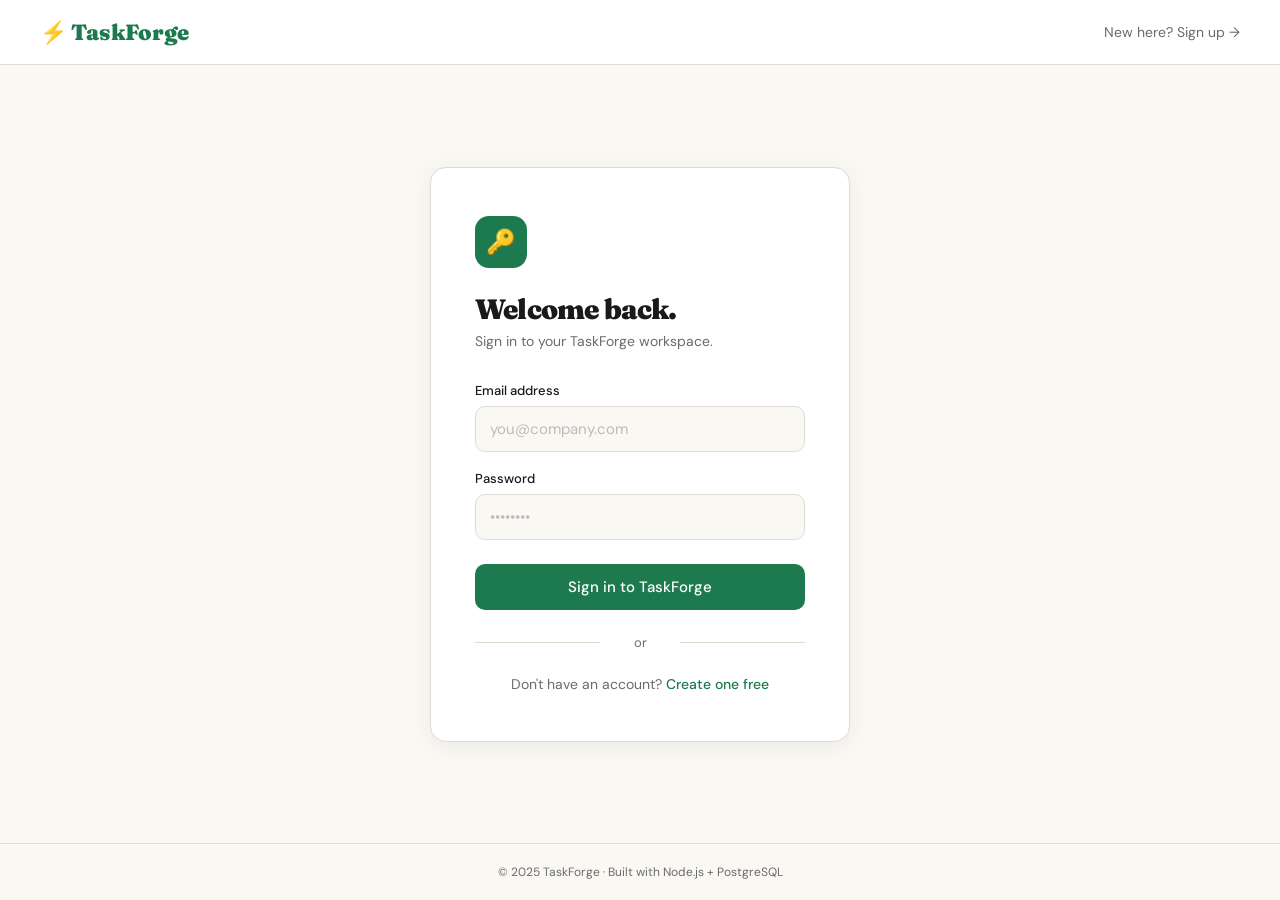
<file: frontend/pages/login.html>
<!doctype html>
<html lang="en">
  <head>
    <meta charset="UTF-8" />
    <meta name="viewport" content="width=device-width, initial-scale=1.0" />
    <title>TaskForge — Sign In</title>
    <link
      href="https://fonts.googleapis.com/css2?family=Fraunces:wght@700;900&family=DM+Sans:wght@300;400;500&display=swap"
      rel="stylesheet"
    />
    <style>
      /* ── RESET ─────────────────────────── */
      *,
      *::before,
      *::after {
        box-sizing: border-box;
        margin: 0;
        padding: 0;
      }

      /* ── VARIABLES ─────────────────────── */
      :root {
        --cream: #faf8f3;
        --green: #1d7a4f;
        --green2: #25a068;
        --dark: #1a1a1a;
        --muted: #6b6b6b;
        --border: #e0dbd0;
        --red: #d94f4f;
        --white: #ffffff;
      }

      body {
        font-family: "DM Sans", sans-serif;
        background: var(--cream);
        color: var(--dark);
        min-height: 100vh;
        display: flex;
        flex-direction: column;
      }

      /* ── TOPBAR ──────────────────────── */
      .topbar {
        display: flex;
        justify-content: space-between;
        align-items: center;
        padding: 18px 40px;
        border-bottom: 1px solid var(--border);
        background: var(--white);
      }

      .logo {
        font-family: "Fraunces", serif;
        font-size: 22px;
        font-weight: 900;
        color: var(--green);
        text-decoration: none;
      }

      .topbar-link {
        font-size: 14px;
        color: var(--muted);
        text-decoration: none;
      }
      .topbar-link:hover {
        color: var(--dark);
      }

      /* ── MAIN ────────────────────────── */
      .wrapper {
        flex: 1;
        display: flex;
        align-items: center;
        justify-content: center;
        padding: 60px 20px;
      }

      /* ── CARD ────────────────────────── */
      .card {
        background: var(--white);
        border: 1px solid var(--border);
        border-radius: 16px;
        padding: 48px 44px;
        width: 100%;
        max-width: 420px;
        box-shadow: 0 4px 24px rgba(0, 0, 0, 0.06);
        animation: fadeUp 0.45s ease both;
      }

      @keyframes fadeUp {
        from {
          opacity: 0;
          transform: translateY(20px);
        }
        to {
          opacity: 1;
          transform: translateY(0);
        }
      }

      .card-icon {
        width: 52px;
        height: 52px;
        background: var(--green);
        border-radius: 14px;
        display: flex;
        align-items: center;
        justify-content: center;
        font-size: 24px;
        margin-bottom: 24px;
      }

      .card-title {
        font-family: "Fraunces", serif;
        font-size: 28px;
        font-weight: 900;
        letter-spacing: -0.8px;
        margin-bottom: 6px;
      }

      .card-sub {
        font-size: 14px;
        color: var(--muted);
        margin-bottom: 32px;
      }

      /* ── FIELDS ──────────────────────── */
      .field {
        margin-bottom: 18px;
      }

      .field label {
        display: block;
        font-size: 13px;
        font-weight: 500;
        margin-bottom: 7px;
      }

      .field input {
        width: 100%;
        padding: 12px 14px;
        border: 1.5px solid var(--border);
        border-radius: 10px;
        font-family: "DM Sans", sans-serif;
        font-size: 15px;
        color: var(--dark);
        background: var(--cream);
        outline: none;
        transition:
          border-color 0.2s,
          box-shadow 0.2s,
          background 0.2s;
      }
      .field input:focus {
        border-color: var(--green);
        background: var(--white);
        box-shadow: 0 0 0 3px rgba(29, 122, 79, 0.12);
      }
      .field input::placeholder {
        color: #bbb;
      }

      /* ── ERRORS ──────────────────────── */
      .error {
        font-size: 12px;
        color: var(--red);
        margin-top: 5px;
        display: none;
      }
      .error.visible {
        display: block;
      }

      .error-banner {
        background: #fdf0f0;
        border: 1px solid #f5c6c6;
        border-radius: 8px;
        padding: 10px 14px;
        font-size: 13px;
        color: var(--red);
        margin-bottom: 20px;
        display: none;
      }
      .error-banner.visible {
        display: block;
      }

      /* ── BUTTON ──────────────────────── */
      .btn {
        width: 100%;
        padding: 13px;
        background: var(--green);
        color: var(--white);
        border: none;
        border-radius: 10px;
        font-family: "DM Sans", sans-serif;
        font-size: 15px;
        font-weight: 500;
        cursor: pointer;
        margin-top: 6px;
        transition:
          background 0.2s,
          transform 0.15s,
          box-shadow 0.2s;
      }
      .btn:hover {
        background: var(--green2);
        transform: translateY(-1px);
        box-shadow: 0 6px 20px rgba(29, 122, 79, 0.25);
      }
      .btn:active {
        transform: translateY(0);
      }

      /* ── DIVIDER ─────────────────────── */
      .divider {
        text-align: center;
        font-size: 13px;
        color: var(--muted);
        margin: 24px 0;
        position: relative;
      }
      .divider::before,
      .divider::after {
        content: "";
        position: absolute;
        top: 50%;
        width: 38%;
        height: 1px;
        background: var(--border);
      }
      .divider::before {
        left: 0;
      }
      .divider::after {
        right: 0;
      }

      .switch {
        text-align: center;
        font-size: 14px;
        color: var(--muted);
      }
      .switch a {
        color: var(--green);
        font-weight: 500;
        text-decoration: none;
      }
      .switch a:hover {
        text-decoration: underline;
      }

      /* ── FOOTER ──────────────────────── */
      footer {
        text-align: center;
        padding: 20px;
        font-size: 12px;
        color: var(--muted);
        border-top: 1px solid var(--border);
      }
    </style>
  </head>
  <body>
    <!-- TOPBAR -->
    <header class="topbar">
      <a class="logo" href="#">⚡ TaskForge</a>
      <a class="topbar-link" href="signup.html">New here? Sign up →</a>
    </header>

    <!-- MAIN CARD -->
    <main class="wrapper">
      <div class="card">
        <div class="card-icon">🔑</div>
        <h1 class="card-title">Welcome back.</h1>
        <p class="card-sub">Sign in to your TaskForge workspace.</p>

        <!-- Error banner — shown by JS when credentials are wrong -->
        <div class="error-banner" id="credError">
          Wrong email or password. Please try again.
        </div>

        <!-- EMAIL -->
        <div class="field">
          <label for="email">Email address</label>
          <input
            type="email"
            id="email"
            placeholder="you@company.com"
            autocomplete="email"
          />
          <span class="error" id="emailError">Please enter a valid email.</span>
        </div>

        <!-- PASSWORD -->
        <div class="field">
          <label for="password">Password</label>
          <input
            type="password"
            id="password"
            placeholder="••••••••"
            autocomplete="current-password"
          />
          <span class="error" id="passError">Password cannot be empty.</span>
        </div>

        <!-- SUBMIT BUTTON -->
        <button class="btn" onclick="handleLogin()">
          Sign in to TaskForge
        </button>

        <div class="divider">or</div>

        <div class="switch">
          Don't have an account? <a href="signup.html">Create one free</a>
        </div>
      </div>
    </main>

    <footer>&copy; 2025 TaskForge · Built with Node.js + PostgreSQL</footer>

    <script>
      // ── Helpers ───────────────────────────────────────────────
      function showErr(id, show) {
        document.getElementById(id).classList.toggle("visible", show);
      }
      function isValidEmail(val) {
        return /^[^\s@]+@[^\s@]+\.[^\s@]+$/.test(val);
      }

      // ── Login Handler ─────────────────────────────────────────
      async function handleLogin() {
        const email = document.getElementById("email").value.trim();
        const password = document.getElementById("password").value;

        // Reset all errors first
        showErr("emailError", false);
        showErr("passError", false);
        showErr("credError", false);

        // Client-side validation
        let valid = true;
        if (!isValidEmail(email)) {
          showErr("emailError", true);
          valid = false;
        }
        if (!password) {
          showErr("passError", true);
          valid = false;
        }
        if (!valid) return;

        // ── Uncomment when backend is ready ──────────────────────
        /*
      try {
        const res = await fetch('/login', {
          method: 'POST',
          headers: { 'Content-Type': 'application/json' },
          body: JSON.stringify({ email, password })
        });
        if (res.ok) {
          window.location.href = '/home';  // Backend sends you here
        } else {
          showErr('credError', true);
        }
      } catch (err) {
        console.error('Login error:', err);
      }
      */

        // ── Demo mode (works without backend) ────────────────────
        sessionStorage.setItem("loggedIn", "true");
        sessionStorage.setItem("userEmail", email);
        window.location.href = "home.html";
      }

      // Press Enter to submit
      document.addEventListener("keydown", (e) => {
        if (e.key === "Enter") handleLogin();
      });
    </script>
  </body>
</html>
</file>
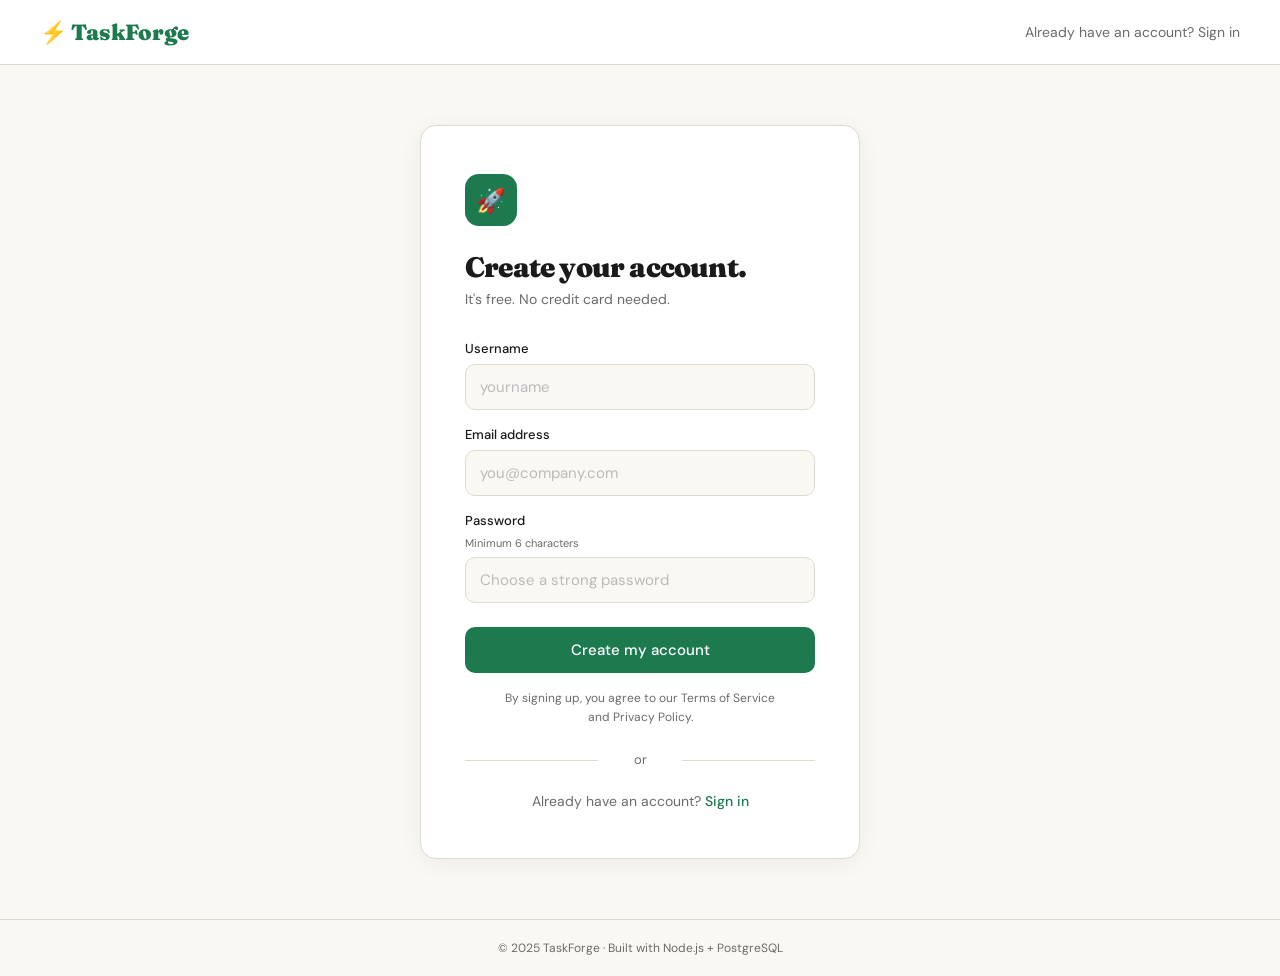
<file: frontend/pages/Signup.html>
<!doctype html>
<html lang="en">
  <head>
    <meta charset="UTF-8" />
    <meta name="viewport" content="width=device-width, initial-scale=1.0" />
    <title>TaskForge — Create Account</title>
    <link
      href="https://fonts.googleapis.com/css2?family=Fraunces:wght@700;900&family=DM+Sans:wght@300;400;500&display=swap"
      rel="stylesheet"
    />
    <style>
      *,
      *::before,
      *::after {
        box-sizing: border-box;
        margin: 0;
        padding: 0;
      }

      :root {
        --cream: #faf8f3;
        --green: #1d7a4f;
        --green2: #25a068;
        --dark: #1a1a1a;
        --muted: #6b6b6b;
        --border: #e0dbd0;
        --red: #d94f4f;
        --white: #ffffff;
      }

      body {
        font-family: "DM Sans", sans-serif;
        background: var(--cream);
        color: var(--dark);
        min-height: 100vh;
        display: flex;
        flex-direction: column;
      }

      /* ── TOPBAR ──────────────────────── */
      .topbar {
        display: flex;
        justify-content: space-between;
        align-items: center;
        padding: 18px 40px;
        border-bottom: 1px solid var(--border);
        background: var(--white);
      }
      .logo {
        font-family: "Fraunces", serif;
        font-size: 22px;
        font-weight: 900;
        color: var(--green);
        text-decoration: none;
      }
      .topbar-link {
        font-size: 14px;
        color: var(--muted);
        text-decoration: none;
      }
      .topbar-link:hover {
        color: var(--dark);
      }

      /* ── MAIN ────────────────────────── */
      .wrapper {
        flex: 1;
        display: flex;
        align-items: center;
        justify-content: center;
        padding: 60px 20px;
      }

      /* ── CARD ────────────────────────── */
      .card {
        background: var(--white);
        border: 1px solid var(--border);
        border-radius: 16px;
        padding: 48px 44px;
        width: 100%;
        max-width: 440px;
        box-shadow: 0 4px 24px rgba(0, 0, 0, 0.06);
        animation: fadeUp 0.45s ease both;
      }

      @keyframes fadeUp {
        from {
          opacity: 0;
          transform: translateY(20px);
        }
        to {
          opacity: 1;
          transform: translateY(0);
        }
      }

      .card-icon {
        width: 52px;
        height: 52px;
        background: var(--green);
        border-radius: 14px;
        display: flex;
        align-items: center;
        justify-content: center;
        font-size: 24px;
        margin-bottom: 24px;
      }

      .card-title {
        font-family: "Fraunces", serif;
        font-size: 28px;
        font-weight: 900;
        letter-spacing: -0.8px;
        margin-bottom: 6px;
      }
      .card-sub {
        font-size: 14px;
        color: var(--muted);
        margin-bottom: 32px;
      }

      /* ── FIELDS ──────────────────────── */
      .field {
        margin-bottom: 16px;
      }

      .field label {
        display: block;
        font-size: 13px;
        font-weight: 500;
        margin-bottom: 7px;
      }

      /* Optional helper text below label */
      .field .hint {
        font-size: 11px;
        color: var(--muted);
        margin-bottom: 7px;
        display: block;
      }

      .field input {
        width: 100%;
        padding: 12px 14px;
        border: 1.5px solid var(--border);
        border-radius: 10px;
        font-family: "DM Sans", sans-serif;
        font-size: 15px;
        color: var(--dark);
        background: var(--cream);
        outline: none;
        transition:
          border-color 0.2s,
          box-shadow 0.2s,
          background 0.2s;
      }
      .field input:focus {
        border-color: var(--green);
        background: var(--white);
        box-shadow: 0 0 0 3px rgba(29, 122, 79, 0.12);
      }
      .field input::placeholder {
        color: #bbb;
      }

      /* ── ERRORS ──────────────────────── */
      .error {
        font-size: 12px;
        color: var(--red);
        margin-top: 5px;
        display: none;
      }
      .error.visible {
        display: block;
      }

      /* ── PASSWORD STRENGTH BAR ───────── */
      .strength-wrap {
        margin-top: 8px;
        display: none; /* shown by JS when user types */
      }
      .strength-wrap.visible {
        display: block;
      }

      .strength-bar {
        height: 4px;
        border-radius: 100px;
        background: var(--border);
        overflow: hidden;
        margin-bottom: 4px;
      }
      .strength-fill {
        height: 100%;
        border-radius: 100px;
        width: 0%;
        transition:
          width 0.3s,
          background 0.3s;
      }
      .strength-label {
        font-size: 11px;
        color: var(--muted);
      }

      /* ── BUTTON ──────────────────────── */
      .btn {
        width: 100%;
        padding: 13px;
        background: var(--green);
        color: var(--white);
        border: none;
        border-radius: 10px;
        font-family: "DM Sans", sans-serif;
        font-size: 15px;
        font-weight: 500;
        cursor: pointer;
        margin-top: 8px;
        transition:
          background 0.2s,
          transform 0.15s,
          box-shadow 0.2s;
      }
      .btn:hover {
        background: var(--green2);
        transform: translateY(-1px);
        box-shadow: 0 6px 20px rgba(29, 122, 79, 0.25);
      }
      .btn:active {
        transform: translateY(0);
      }

      /* ── TERMS NOTE ──────────────────── */
      .terms {
        text-align: center;
        font-size: 12px;
        color: var(--muted);
        margin-top: 16px;
        line-height: 1.6;
      }

      /* ── DIVIDER ─────────────────────── */
      .divider {
        text-align: center;
        font-size: 13px;
        color: var(--muted);
        margin: 24px 0;
        position: relative;
      }
      .divider::before,
      .divider::after {
        content: "";
        position: absolute;
        top: 50%;
        width: 38%;
        height: 1px;
        background: var(--border);
      }
      .divider::before {
        left: 0;
      }
      .divider::after {
        right: 0;
      }

      .switch {
        text-align: center;
        font-size: 14px;
        color: var(--muted);
      }
      .switch a {
        color: var(--green);
        font-weight: 500;
        text-decoration: none;
      }
      .switch a:hover {
        text-decoration: underline;
      }

      footer {
        text-align: center;
        padding: 20px;
        font-size: 12px;
        color: var(--muted);
        border-top: 1px solid var(--border);
      }
    </style>
  </head>
  <body>
    <!-- TOPBAR -->
    <header class="topbar">
      <a class="logo" href="#">⚡ TaskForge</a>
      <a class="topbar-link" href="login.html"
        >Already have an account? Sign in</a
      >
    </header>

    <!-- MAIN CARD -->
    <main class="wrapper">
      <div class="card">
        <div class="card-icon">🚀</div>
        <h1 class="card-title">Create your account.</h1>
        <p class="card-sub">It's free. No credit card needed.</p>

        <!-- USERNAME -->
        <div class="field">
          <label for="username">Username</label>
          <input
            type="text"
            id="username"
            placeholder="yourname"
            autocomplete="username"
          />
          <span class="error" id="usernameError"
            >Username must be at least 3 characters.</span
          >
        </div>

        <!-- EMAIL -->
        <div class="field">
          <label for="email">Email address</label>
          <input
            type="email"
            id="email"
            placeholder="you@company.com"
            autocomplete="email"
          />
          <span class="error" id="emailError">Please enter a valid email.</span>
        </div>

        <!-- PASSWORD -->
        <div class="field">
          <label for="password">Password</label>
          <span class="hint">Minimum 6 characters</span>
          <input
            type="password"
            id="password"
            placeholder="Choose a strong password"
            autocomplete="new-password"
            oninput="checkStrength(this.value)"
          />
          <span class="error" id="passError"
            >Password must be at least 6 characters.</span
          >

          <!-- Password strength indicator -->
          <div class="strength-wrap" id="strengthWrap">
            <div class="strength-bar">
              <div class="strength-fill" id="strengthFill"></div>
            </div>
            <span class="strength-label" id="strengthLabel">Weak</span>
          </div>
        </div>

        <!-- SUBMIT -->
        <button class="btn" onclick="handleSignup()">Create my account</button>

        <p class="terms">
          By signing up, you agree to our Terms of Service<br />and Privacy
          Policy.
        </p>

        <div class="divider">or</div>

        <div class="switch">
          Already have an account? <a href="login.html">Sign in</a>
        </div>
      </div>
    </main>

    <footer>&copy; 2025 TaskForge · Built with Node.js + PostgreSQL</footer>

    <script>
      // ── Helpers ────────────────────────────────────────────────
      function showErr(id, show) {
        document.getElementById(id).classList.toggle("visible", show);
      }
      function isValidEmail(val) {
        return /^[^\s@]+@[^\s@]+\.[^\s@]+$/.test(val);
      }

      // ── Password Strength ──────────────────────────────────────
      function checkStrength(val) {
        const wrap = document.getElementById("strengthWrap");
        const fill = document.getElementById("strengthFill");
        const label = document.getElementById("strengthLabel");

        if (!val) {
          wrap.classList.remove("visible");
          return;
        }
        wrap.classList.add("visible");

        let score = 0;
        if (val.length >= 6) score++;
        if (val.length >= 10) score++;
        if (/[A-Z]/.test(val)) score++;
        if (/[0-9]/.test(val)) score++;
        if (/[^A-Za-z0-9]/.test(val)) score++;

        const levels = [
          { w: "20%", bg: "#e74c3c", text: "Weak" },
          { w: "40%", bg: "#e67e22", text: "Fair" },
          { w: "60%", bg: "#f1c40f", text: "Good" },
          { w: "80%", bg: "#2ecc71", text: "Strong" },
          { w: "100%", bg: "#1d7a4f", text: "Very strong" },
        ];
        const lvl = levels[Math.min(score - 1, 4)] || levels[0];
        fill.style.width = lvl.w;
        fill.style.background = lvl.bg;
        label.textContent = lvl.text;
      }

      // ── Signup Handler ─────────────────────────────────────────
      async function handleSignup() {
        const username = document.getElementById("username").value.trim();
        const email = document.getElementById("email").value.trim();
        const password = document.getElementById("password").value;

        // Reset errors
        showErr("usernameError", false);
        showErr("emailError", false);
        showErr("passError", false);

        // Validate
        let valid = true;
        if (username.length < 3) {
          showErr("usernameError", true);
          valid = false;
        }
        if (!isValidEmail(email)) {
          showErr("emailError", true);
          valid = false;
        }
        if (password.length < 6) {
          showErr("passError", true);
          valid = false;
        }
        if (!valid) return;

        // ── Uncomment when backend is ready ──────────────────────
        /*
      try {
        const res = await fetch('/signup', {
          method: 'POST',
          headers: { 'Content-Type': 'application/json' },
          body: JSON.stringify({ username, email, password })
        });
        if (res.ok) {
          window.location.href = '/home';
        } else {
          const data = await res.json();
          alert(data.message || 'Signup failed.');
        }
      } catch (err) {
        console.error('Signup error:', err);
      }
      */

        // ── Demo mode ─────────────────────────────────────────────
        sessionStorage.setItem("loggedIn", "true");
        sessionStorage.setItem("userEmail", email);
        sessionStorage.setItem("username", username);
        window.location.href = "home.html";
      }

      // Press Enter to submit
      document.addEventListener("keydown", (e) => {
        if (e.key === "Enter") handleSignup();
      });
    </script>
  </body>
</html>
</file>
